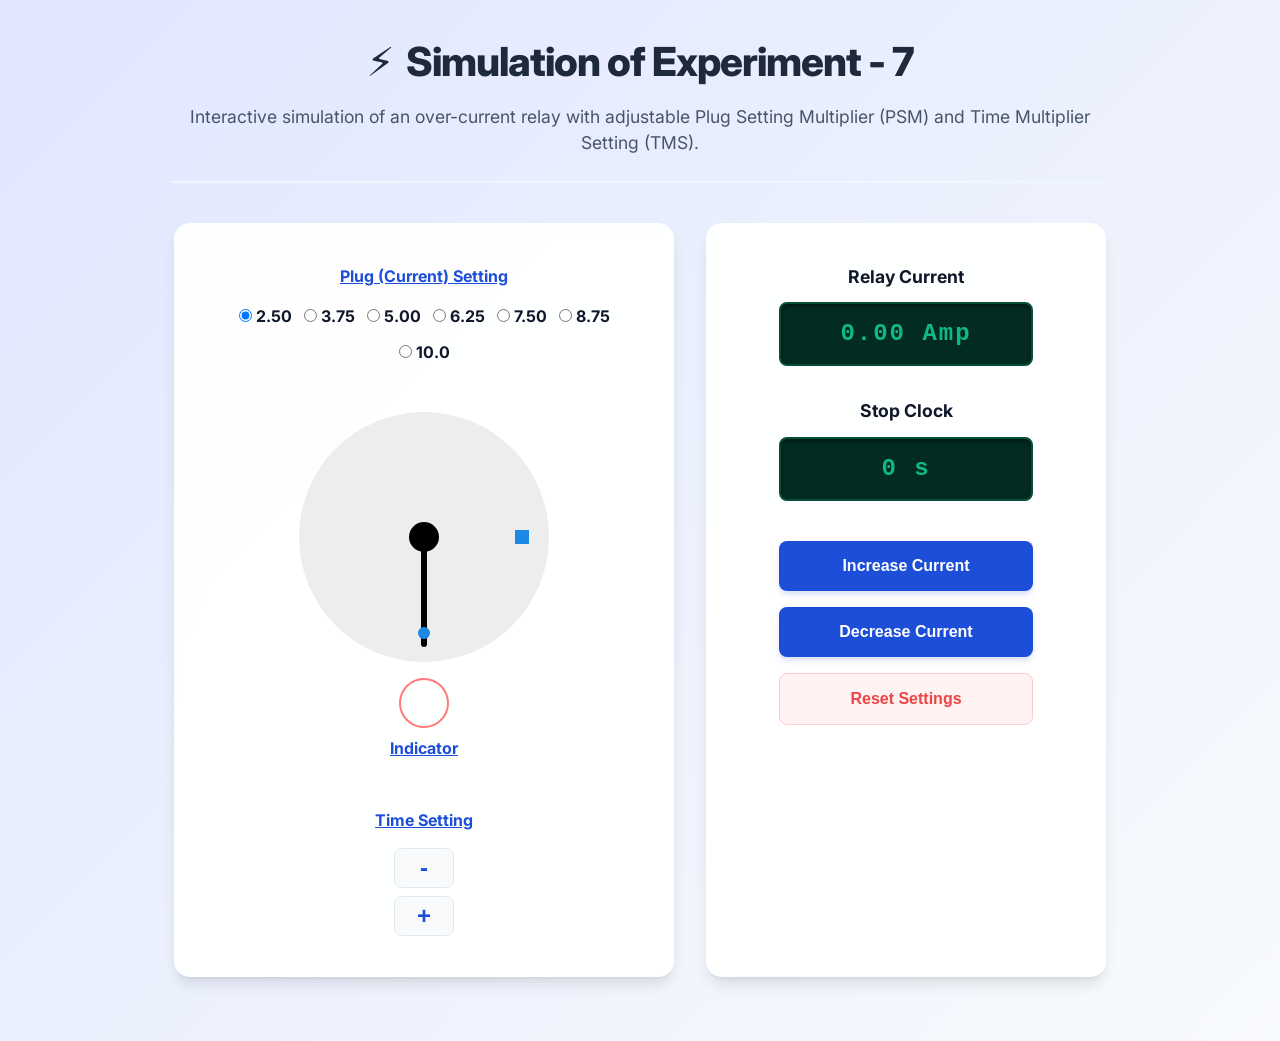
<file: simulation/index.html>
<!DOCTYPE html>
<html lang="en">
<head>
    <meta charset="UTF-8">
    <meta name="viewport" content="width=device-width, initial-scale=1.0">
    <title>Over-Current Relay Simulation</title>

    <link rel="stylesheet" href="css/style.css">
    <link href="https://fonts.googleapis.com/css2?family=Inter:wght@400;500;600;700&display=swap" rel="stylesheet">
</head>
<body>
    <div class="app-container">

        <header class="app-header">
            <div class="header-title">
                <span class="icon">⚡</span>
                Simulation of Experiment - 7
            </div>

            <p class="header-subtitle">
                Interactive simulation of an over-current relay with adjustable
                Plug Setting Multiplier (PSM) and Time Multiplier Setting (TMS).
            </p>
        </header>

        <main class="main-content">

            <div class="simulation-layout">

                <!-- Left Panel -->
                <div class="panel card left-panel">

                    <h3 class="panel-title">Relay Settings</h3>

                    <div class="setting-group">
                        <label class="setting-label">Plug (Current) Setting</label>

                        <div class="radio-group" id="psmGroup">
                            <label><input type="radio" name="psm" value="2.50" checked> 2.50</label>
                            <label><input type="radio" name="psm" value="3.75"> 3.75</label>
                            <label><input type="radio" name="psm" value="5.00"> 5.00</label>
                            <label><input type="radio" name="psm" value="6.25"> 6.25</label>
                            <label><input type="radio" name="psm" value="7.50"> 7.50</label>
                            <label><input type="radio" name="psm" value="8.75"> 8.75</label>
                            <label><input type="radio" name="psm" value="10.0"> 10.0</label>
                        </div>
                    </div>

                    <div class="visualizer">
                        <div class="disc-container">
                            <div class="disc" id="relayDisc">
                                <div class="needle"></div>
                                <div class="disc-center"></div>
                                <div class="moving-contact"></div>
                            </div>

                            <div class="fixed-contact"></div>
                        </div>

                        <div class="indicator" id="tripIndicator"></div>
                        <div class="indicator-label">Indicator</div>
                    </div>

                    <div class="setting-group">
                        <label class="setting-label">Time Setting</label>

                        <div class="tms-controls">
                            <button class="tms-btn" id="decTms">-</button>
                            <div class="tms-value" id="tmsValue">1.0</div>
                            <button class="tms-btn" id="incTms">+</button>
                        </div>
                    </div>

                </div>

                <!-- Right Panel -->
                <div class="panel card right-panel">

                    <h3 class="panel-title">Instrumentation</h3>

                    <div class="display-group">
                        <label class="display-label">Relay Current</label>
                        <div class="digital-display" id="relayCurrentDisplay">0.00 Amp</div>
                    </div>

                    <div class="display-group">
                        <label class="display-label">Stop Clock</label>
                        <div class="digital-display" id="stopClockDisplay">0.000 s</div>
                    </div>

                    <div class="control-actions">
                        <button class="action-btn" id="incCurrentBtn">
                            Increase Current
                        </button>

                        <button class="action-btn" id="decCurrentBtn">
                            Decrease Current
                        </button>

                        <button class="action-btn reset-btn" id="resetBtn">
                            Reset Settings
                        </button>
                    </div>

                </div>

            </div>

        </main>

    </div>

    <script src="js/sim.js"></script>
<script src="../assets/js/iframeResize.js"></script>
        
        </body>
</html>
</file>
<file: simulation/css/style.css>
:root {
    --primary-color: #1d4ed8;
    --primary-light: #eff6ff;
    --bg-color: #f1f5f9;
    --card-bg: rgba(255, 255, 255, 0.95);
    --text-main: #0f172a;
    --success: #10b981;
    --danger: #ef4444;
    --digital-bg: #022c22;
    --digital-text: #10b981;
    --border: #e2e8f0;
    --shadow: 0 10px 15px -3px rgb(0 0 0 / 0.1), 0 4px 6px -4px rgb(0 0 0 / 0.1);
}

* {
    box-sizing: border-box;
    margin: 0;
    padding: 0;
}

body {
    font-family: 'Inter', system-ui, -apple-system, sans-serif;
    background: linear-gradient(135deg, #e0e7ff 0%, #f8fafc 100%);
    color: var(--text-main);
    line-height: 1.5;
    min-height: 100vh;
}

.app-container {
    max-width: 1000px;
    margin: 0 auto;
    padding: 2rem;
}

.app-header {
    margin-bottom: 2.5rem;
    padding-bottom: 1.5rem;
    border-bottom: 2px solid var(--primary-light);
    text-align: center;
}

.header-title {
    font-size: 2.5rem;
    font-weight: 800;
    color: #1e293b;
    letter-spacing: -0.025em;
    display: flex;
    justify-content: center;
    align-items: center;
    gap: 0.75rem;
}

.header-subtitle {
    color: #475569;
    font-size: 1.1rem;
    margin-top: 0.75rem;
}

.simulation-layout {
    display: flex;
    justify-content: center;
    gap: 2rem;
    margin-bottom: 2rem;
}

.card {
    background: var(--card-bg);
    border: 1px solid rgba(255, 255, 255, 0.5);
    padding: 2.5rem;
    border-radius: 16px;
    box-shadow: var(--shadow);
    backdrop-filter: blur(10px);
}

.left-panel {
    flex: 1;
    max-width: 500px;
}

.right-panel {
    flex: 1;
    max-width: 400px;
}

.panel-title {
    font-size: 1.2rem;
    font-weight: 700;
    margin-bottom: 1.5rem;
    color: var(--primary-color);
    text-decoration: underline;
    text-align: center;
    display: none; /* Hidden because original UI didn't have these titles */
}

/* Let's show specific titles matching the image */
.setting-label {
    display: block;
    font-weight: 700;
    margin-bottom: 1rem;
    color: var(--primary-color);
    text-decoration: underline;
    text-align: center;
}

.radio-group {
    display: flex;
    flex-wrap: wrap;
    gap: 0.75rem;
    justify-content: center;
    font-weight: bold;
}

.radio-group label {
    display: flex;
    align-items: center;
    gap: 0.25rem;
    font-size: 1rem;
    cursor: pointer;
}

/* Disc Visualizer */
.visualizer {
    display: flex;
    flex-direction: column;
    align-items: center;
    margin: 3rem 0;
}

.disc-container {
    width: 250px;
    height: 250px;
    background-color: #ededed;
    border-radius: 50%;
    position: relative;
    margin-bottom: 1rem;
}

.disc {
    width: 100%;
    height: 100%;
    border-radius: 50%;
    position: relative;
    transform: rotate(0deg);
    transform-origin: center center;
}

.disc-center {
    width: 30px;
    height: 30px;
    background-color: #000;
    border-radius: 50%;
    position: absolute;
    top: 50%;
    left: 50%;
    transform: translate(-50%, -50%);
    z-index: 10;
}

.needle {
    width: 6px;
    height: 110px;
    background-color: #000;
    position: absolute;
    top: 50%;
    left: calc(50% - 3px);
    transform-origin: top center;
    border-radius: 3px;
    z-index: 5;
}

.moving-contact {
    width: 12px;
    height: 12px;
    background-color: #1e88e5; /* Blue dot on needle */
    border-radius: 50%;
    position: absolute;
    top: calc(50% + 90px);
    left: calc(50% - 6px);
    z-index: 6;
}

.fixed-contact {
    width: 14px;
    height: 14px;
    background-color: #1e88e5; /* Blue square */
    position: absolute;
    top: 50%;
    right: 20px;
    transform: translateY(-50%);
}

.indicator {
    width: 50px;
    height: 50px;
    border-radius: 50%;
    border: 2px solid #ff7b7b;
    background-color: transparent;
    transition: background-color 0.1s ease;
}

.indicator.tripped {
    background-color: var(--danger);
    border-color: var(--danger);
}

.indicator-label {
    margin-top: 0.5rem;
    font-weight: 700;
    color: var(--primary-color);
    text-decoration: underline;
}

/* Time Setting */
.tms-controls {
    display: flex;
    flex-direction: column;
    align-items: center;
    gap: 0.5rem;
}

.tms-btn {
    width: 60px;
    height: 40px;
    border: 1px solid var(--border);
    background-color: #f8fafc;
    font-size: 1.5rem;
    font-weight: bold;
    cursor: pointer;
    border-radius: 8px;
    color: var(--primary-color);
    transition: all 0.2s ease;
}

.tms-btn:hover {
    background-color: var(--primary-light);
    border-color: var(--primary-color);
}

.tms-btn:active {
    transform: scale(0.95);
}

.tms-value {
    display: none; 
}

/* Instrumentation Panel */
.display-group {
    margin-bottom: 2rem;
    text-align: center;
}

.display-label {
    display: block;
    font-weight: 700;
    color: var(--text-main);
    margin-bottom: 0.75rem;
    font-size: 1.1rem;
}

.digital-display {
    background-color: var(--digital-bg);
    color: var(--digital-text);
    font-family: 'Courier New', Courier, monospace;
    font-size: 1.5rem;
    font-weight: bold;
    padding: 0.75rem;
    border-radius: 8px;
    border: 2px solid #064e3b;
    box-shadow: inset 0 2px 4px rgba(0,0,0,0.5);
    margin: 0 auto;
    width: 80%;
    text-align: center;
    letter-spacing: 2px;
}

.control-actions {
    display: flex;
    flex-direction: column;
    gap: 1rem;
    margin-top: 2.5rem;
    align-items: center;
}

.action-btn {
    width: 80%;
    padding: 1rem;
    background: var(--primary-color);
    color: white;
    border: none;
    border-radius: 8px;
    font-weight: 600;
    font-size: 1rem;
    cursor: pointer;
    transition: all 0.2s ease;
    box-shadow: 0 4px 6px -1px rgba(29, 78, 216, 0.2);
}

.action-btn:hover {
    background: #1e40af;
    transform: translateY(-1px);
    box-shadow: 0 6px 8px -1px rgba(29, 78, 216, 0.3);
}

.action-btn:active {
    transform: translateY(1px);
    box-shadow: 0 2px 4px -1px rgba(29, 78, 216, 0.2);
}

.reset-btn {
    background: #fef2f2;
    color: var(--danger);
    border: 1px solid #fecaca;
    box-shadow: none;
}

.reset-btn:hover {
    background: #fee2e2;
    border-color: #fca5a5;
    box-shadow: none;
}

/* Video Section */
.video-section {
    margin-top: 2rem;
    max-width: 1000px;
    margin-left: auto;
    margin-right: auto;
}

.video-section .panel-title {
    display: block;
    font-size: 2.5rem;
    color: #000;
    text-decoration: underline;
    text-align: left;
    margin-bottom: 2rem;
}

.video-grid {
    display: flex;
    flex-direction: column;
    gap: 2rem;
}

.video-item {
    display: flex;
    flex-direction: column;
    gap: 1rem;
}

.video-title {
    font-size: 1.5rem;
    font-weight: 700;
    color: #000;
}

.video-wrapper {
    background: #000;
    border-radius: 8px;
    overflow: hidden;
    position: relative;
    padding-bottom: 56.25%; /* 16:9 aspect ratio */
    box-shadow: var(--shadow);
}

.video-wrapper video {
    position: absolute;
    top: 0;
    left: 0;
    width: 100%;
    height: 100%;
    border: none;
    outline: none;
}
</file>
<file: experiment/simulation/css/style.css>
:root {
    --primary-color: #1d4ed8;
    --primary-light: #eff6ff;
    --bg-color: #f1f5f9;
    --card-bg: rgba(255, 255, 255, 0.95);
    --text-main: #0f172a;
    --success: #10b981;
    --danger: #ef4444;
    --digital-bg: #022c22;
    --digital-text: #10b981;
    --border: #e2e8f0;
    --shadow: 0 10px 15px -3px rgb(0 0 0 / 0.1), 0 4px 6px -4px rgb(0 0 0 / 0.1);
}

* {
    box-sizing: border-box;
    margin: 0;
    padding: 0;
}

body {
    font-family: 'Inter', system-ui, -apple-system, sans-serif;
    background: linear-gradient(135deg, #e0e7ff 0%, #f8fafc 100%);
    color: var(--text-main);
    line-height: 1.5;
    min-height: 100vh;
}

.app-container {
    max-width: 1000px;
    margin: 0 auto;
    padding: 2rem;
}

.app-header {
    margin-bottom: 2.5rem;
    padding-bottom: 1.5rem;
    border-bottom: 2px solid var(--primary-light);
    text-align: center;
}

.header-title {
    font-size: 2.5rem;
    font-weight: 800;
    color: #1e293b;
    letter-spacing: -0.025em;
    display: flex;
    justify-content: center;
    align-items: center;
    gap: 0.75rem;
}

.header-subtitle {
    color: #475569;
    font-size: 1.1rem;
    margin-top: 0.75rem;
}

.simulation-layout {
    display: flex;
    justify-content: center;
    gap: 2rem;
    margin-bottom: 2rem;
}

.card {
    background: var(--card-bg);
    border: 1px solid rgba(255, 255, 255, 0.5);
    padding: 2.5rem;
    border-radius: 16px;
    box-shadow: var(--shadow);
    backdrop-filter: blur(10px);
}

.left-panel {
    flex: 1;
    max-width: 500px;
}

.right-panel {
    flex: 1;
    max-width: 400px;
}

.panel-title {
    font-size: 1.2rem;
    font-weight: 700;
    margin-bottom: 1.5rem;
    color: var(--primary-color);
    text-decoration: underline;
    text-align: center;
    display: none; /* Hidden because original UI didn't have these titles */
}

/* Let's show specific titles matching the image */
.setting-label {
    display: block;
    font-weight: 700;
    margin-bottom: 1rem;
    color: var(--primary-color);
    text-decoration: underline;
    text-align: center;
}

.radio-group {
    display: flex;
    flex-wrap: wrap;
    gap: 0.75rem;
    justify-content: center;
    font-weight: bold;
}

.radio-group label {
    display: flex;
    align-items: center;
    gap: 0.25rem;
    font-size: 1rem;
    cursor: pointer;
}

/* Disc Visualizer */
.visualizer {
    display: flex;
    flex-direction: column;
    align-items: center;
    margin: 3rem 0;
}

.disc-container {
    width: 250px;
    height: 250px;
    background-color: #ededed;
    border-radius: 50%;
    position: relative;
    margin-bottom: 1rem;
}

.disc {
    width: 100%;
    height: 100%;
    border-radius: 50%;
    position: relative;
    transform: rotate(0deg);
    transform-origin: center center;
}

.disc-center {
    width: 30px;
    height: 30px;
    background-color: #000;
    border-radius: 50%;
    position: absolute;
    top: 50%;
    left: 50%;
    transform: translate(-50%, -50%);
    z-index: 10;
}

.needle {
    width: 6px;
    height: 110px;
    background-color: #000;
    position: absolute;
    top: 50%;
    left: calc(50% - 3px);
    transform-origin: top center;
    border-radius: 3px;
    z-index: 5;
}

.moving-contact {
    width: 12px;
    height: 12px;
    background-color: #1e88e5; /* Blue dot on needle */
    border-radius: 50%;
    position: absolute;
    top: calc(50% + 90px);
    left: calc(50% - 6px);
    z-index: 6;
}

.fixed-contact {
    width: 14px;
    height: 14px;
    background-color: #1e88e5; /* Blue square */
    position: absolute;
    top: 50%;
    right: 20px;
    transform: translateY(-50%);
}

.indicator {
    width: 50px;
    height: 50px;
    border-radius: 50%;
    border: 2px solid #ff7b7b;
    background-color: transparent;
    transition: background-color 0.1s ease;
}

.indicator.tripped {
    background-color: var(--danger);
    border-color: var(--danger);
}

.indicator-label {
    margin-top: 0.5rem;
    font-weight: 700;
    color: var(--primary-color);
    text-decoration: underline;
}

/* Time Setting */
.tms-controls {
    display: flex;
    flex-direction: column;
    align-items: center;
    gap: 0.5rem;
}

.tms-btn {
    width: 60px;
    height: 40px;
    border: 1px solid var(--border);
    background-color: #f8fafc;
    font-size: 1.5rem;
    font-weight: bold;
    cursor: pointer;
    border-radius: 8px;
    color: var(--primary-color);
    transition: all 0.2s ease;
}

.tms-btn:hover {
    background-color: var(--primary-light);
    border-color: var(--primary-color);
}

.tms-btn:active {
    transform: scale(0.95);
}

.tms-value {
    display: none; 
}

/* Instrumentation Panel */
.display-group {
    margin-bottom: 2rem;
    text-align: center;
}

.display-label {
    display: block;
    font-weight: 700;
    color: var(--text-main);
    margin-bottom: 0.75rem;
    font-size: 1.1rem;
}

.digital-display {
    background-color: var(--digital-bg);
    color: var(--digital-text);
    font-family: 'Courier New', Courier, monospace;
    font-size: 1.5rem;
    font-weight: bold;
    padding: 0.75rem;
    border-radius: 8px;
    border: 2px solid #064e3b;
    box-shadow: inset 0 2px 4px rgba(0,0,0,0.5);
    margin: 0 auto;
    width: 80%;
    text-align: center;
    letter-spacing: 2px;
}

.control-actions {
    display: flex;
    flex-direction: column;
    gap: 1rem;
    margin-top: 2.5rem;
    align-items: center;
}

.action-btn {
    width: 80%;
    padding: 1rem;
    background: var(--primary-color);
    color: white;
    border: none;
    border-radius: 8px;
    font-weight: 600;
    font-size: 1rem;
    cursor: pointer;
    transition: all 0.2s ease;
    box-shadow: 0 4px 6px -1px rgba(29, 78, 216, 0.2);
}

.action-btn:hover {
    background: #1e40af;
    transform: translateY(-1px);
    box-shadow: 0 6px 8px -1px rgba(29, 78, 216, 0.3);
}

.action-btn:active {
    transform: translateY(1px);
    box-shadow: 0 2px 4px -1px rgba(29, 78, 216, 0.2);
}

.reset-btn {
    background: #fef2f2;
    color: var(--danger);
    border: 1px solid #fecaca;
    box-shadow: none;
}

.reset-btn:hover {
    background: #fee2e2;
    border-color: #fca5a5;
    box-shadow: none;
}

/* Video Section */
.video-section {
    margin-top: 2rem;
    max-width: 1000px;
    margin-left: auto;
    margin-right: auto;
}

.video-section .panel-title {
    display: block;
    font-size: 2.5rem;
    color: #000;
    text-decoration: underline;
    text-align: left;
    margin-bottom: 2rem;
}

.video-grid {
    display: flex;
    flex-direction: column;
    gap: 2rem;
}

.video-item {
    display: flex;
    flex-direction: column;
    gap: 1rem;
}

.video-title {
    font-size: 1.5rem;
    font-weight: 700;
    color: #000;
}

.video-wrapper {
    background: #000;
    border-radius: 8px;
    overflow: hidden;
    position: relative;
    padding-bottom: 56.25%; /* 16:9 aspect ratio */
    box-shadow: var(--shadow);
}

.video-wrapper video {
    position: absolute;
    top: 0;
    left: 0;
    width: 100%;
    height: 100%;
    border: none;
    outline: none;
}
</file>
